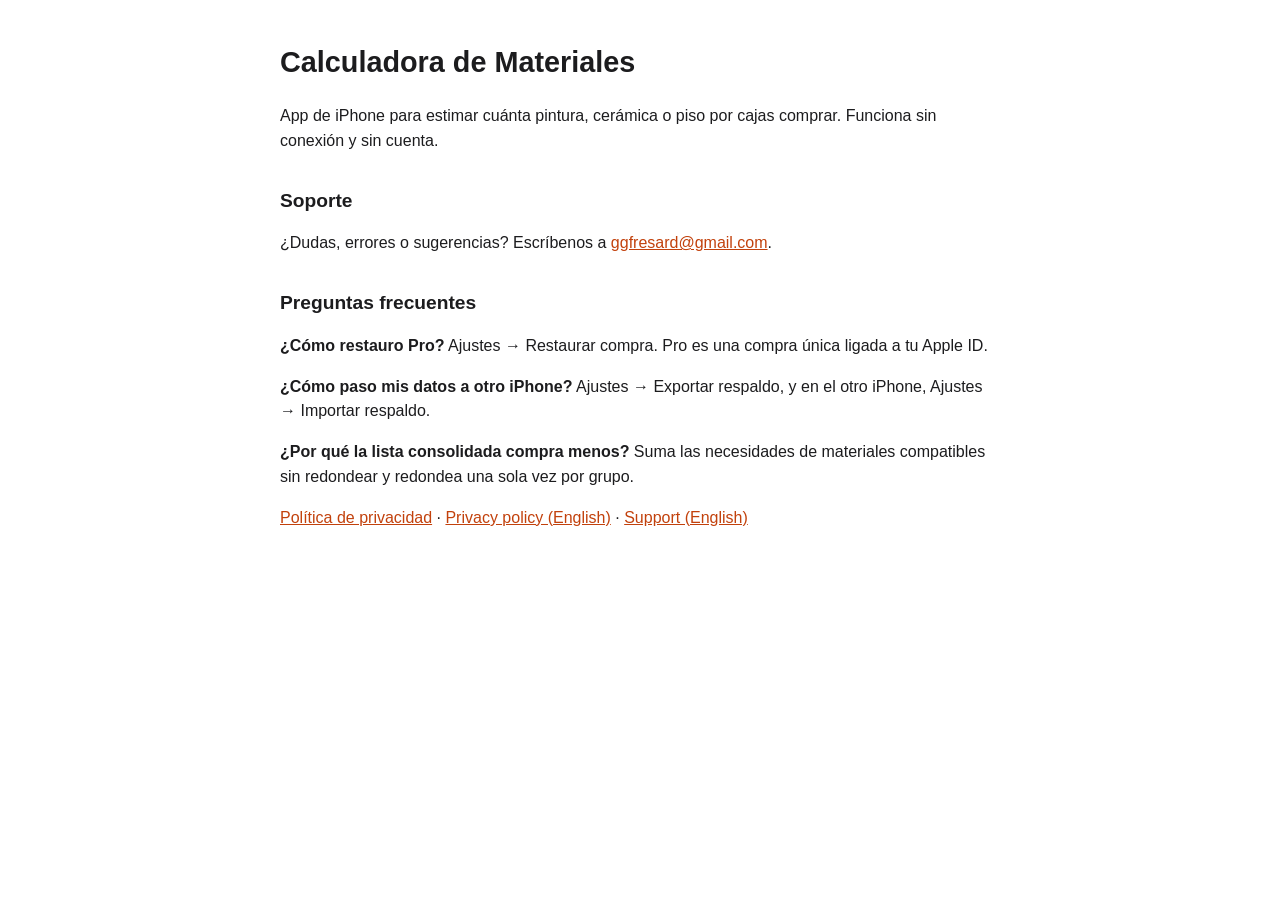
<file: index.html>
<!doctype html><html lang="es"><head><meta charset="utf-8"><meta name="viewport" content="width=device-width,initial-scale=1">
<title>Calculadora de Materiales — Soporte</title><link rel="stylesheet" href="style.css"></head><body>
<h1>Calculadora de Materiales</h1>
<p>App de iPhone para estimar cuánta pintura, cerámica o piso por cajas comprar. Funciona sin conexión y sin cuenta.</p>
<h2>Soporte</h2>
<p>¿Dudas, errores o sugerencias? Escríbenos a <a href="mailto:ggfresard@gmail.com">ggfresard@gmail.com</a>.</p>
<h2>Preguntas frecuentes</h2>
<p><b>¿Cómo restauro Pro?</b> Ajustes → Restaurar compra. Pro es una compra única ligada a tu Apple ID.</p>
<p><b>¿Cómo paso mis datos a otro iPhone?</b> Ajustes → Exportar respaldo, y en el otro iPhone, Ajustes → Importar respaldo.</p>
<p><b>¿Por qué la lista consolidada compra menos?</b> Suma las necesidades de materiales compatibles sin redondear y redondea una sola vez por grupo.</p>
<p><a href="privacidad.html">Política de privacidad</a> · <a href="privacy.html">Privacy policy (English)</a> · <a href="support-en.html">Support (English)</a></p>
</body></html>
</file>
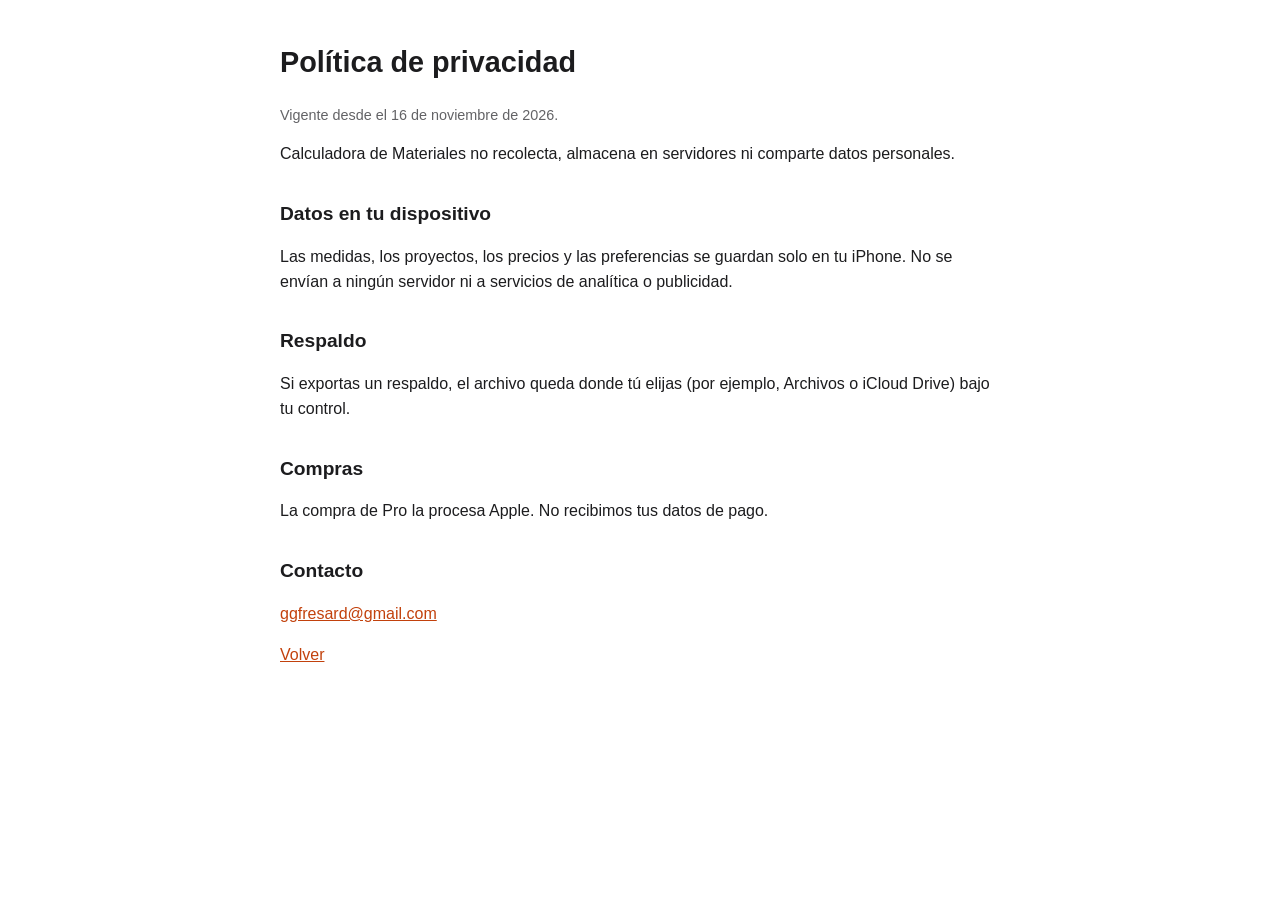
<file: privacidad.html>
<!doctype html><html lang="es"><head><meta charset="utf-8"><meta name="viewport" content="width=device-width,initial-scale=1">
<title>Política de privacidad — Calculadora de Materiales</title><link rel="stylesheet" href="style.css"></head><body>
<h1>Política de privacidad</h1>
<p class="muted">Vigente desde el 16 de noviembre de 2026.</p>
<p>Calculadora de Materiales no recolecta, almacena en servidores ni comparte datos personales.</p>
<h2>Datos en tu dispositivo</h2>
<p>Las medidas, los proyectos, los precios y las preferencias se guardan solo en tu iPhone. No se envían a ningún servidor ni a servicios de analítica o publicidad.</p>
<h2>Respaldo</h2>
<p>Si exportas un respaldo, el archivo queda donde tú elijas (por ejemplo, Archivos o iCloud Drive) bajo tu control.</p>
<h2>Compras</h2>
<p>La compra de Pro la procesa Apple. No recibimos tus datos de pago.</p>
<h2>Contacto</h2>
<p><a href="mailto:ggfresard@gmail.com">ggfresard@gmail.com</a></p>
<p><a href="index.html">Volver</a></p>
</body></html>
</file>
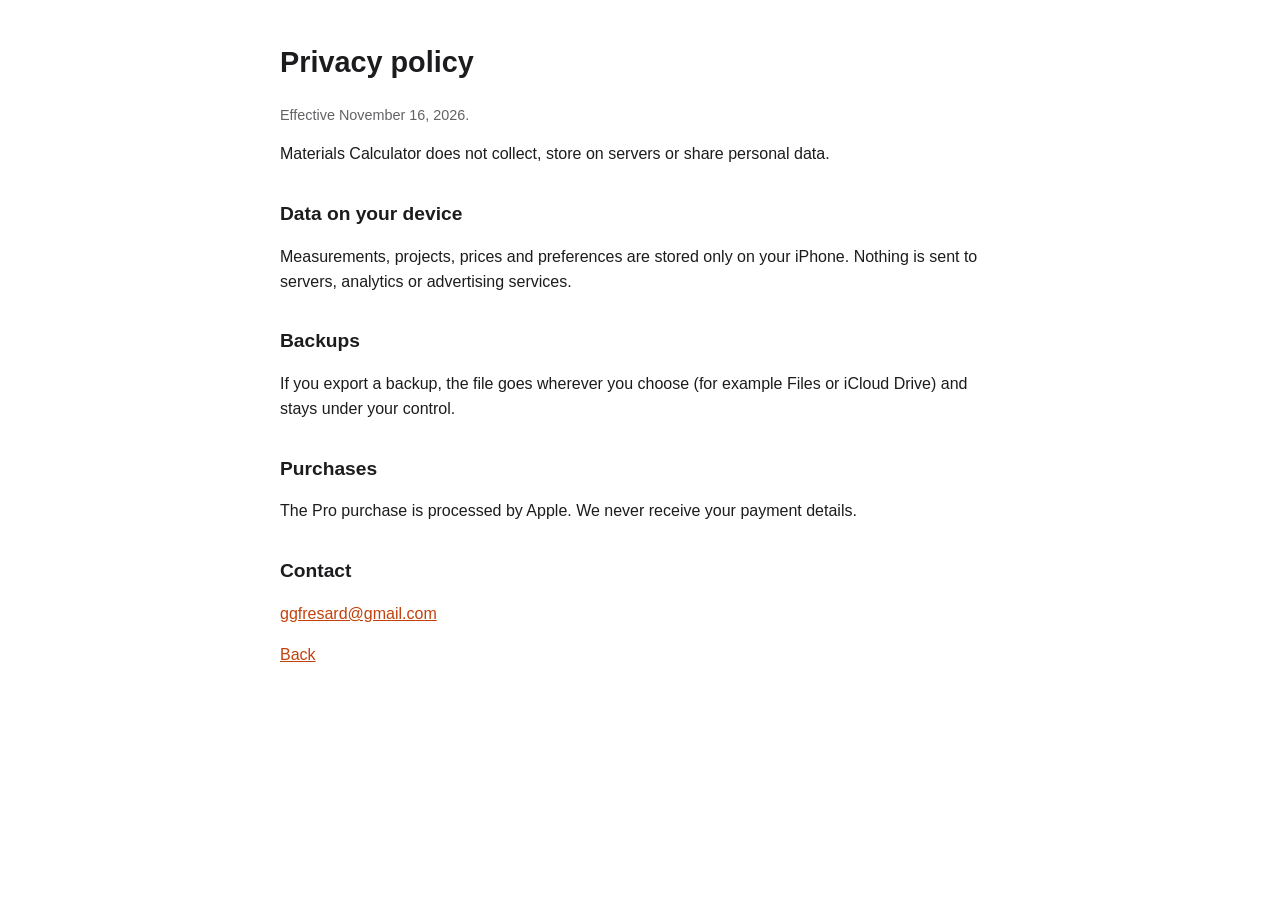
<file: privacy.html>
<!doctype html><html lang="en"><head><meta charset="utf-8"><meta name="viewport" content="width=device-width,initial-scale=1">
<title>Privacy policy — Materials Calculator</title><link rel="stylesheet" href="style.css"></head><body>
<h1>Privacy policy</h1>
<p class="muted">Effective November 16, 2026.</p>
<p>Materials Calculator does not collect, store on servers or share personal data.</p>
<h2>Data on your device</h2>
<p>Measurements, projects, prices and preferences are stored only on your iPhone. Nothing is sent to servers, analytics or advertising services.</p>
<h2>Backups</h2>
<p>If you export a backup, the file goes wherever you choose (for example Files or iCloud Drive) and stays under your control.</p>
<h2>Purchases</h2>
<p>The Pro purchase is processed by Apple. We never receive your payment details.</p>
<h2>Contact</h2>
<p><a href="mailto:ggfresard@gmail.com">ggfresard@gmail.com</a></p>
<p><a href="support-en.html">Back</a></p>
</body></html>
</file>
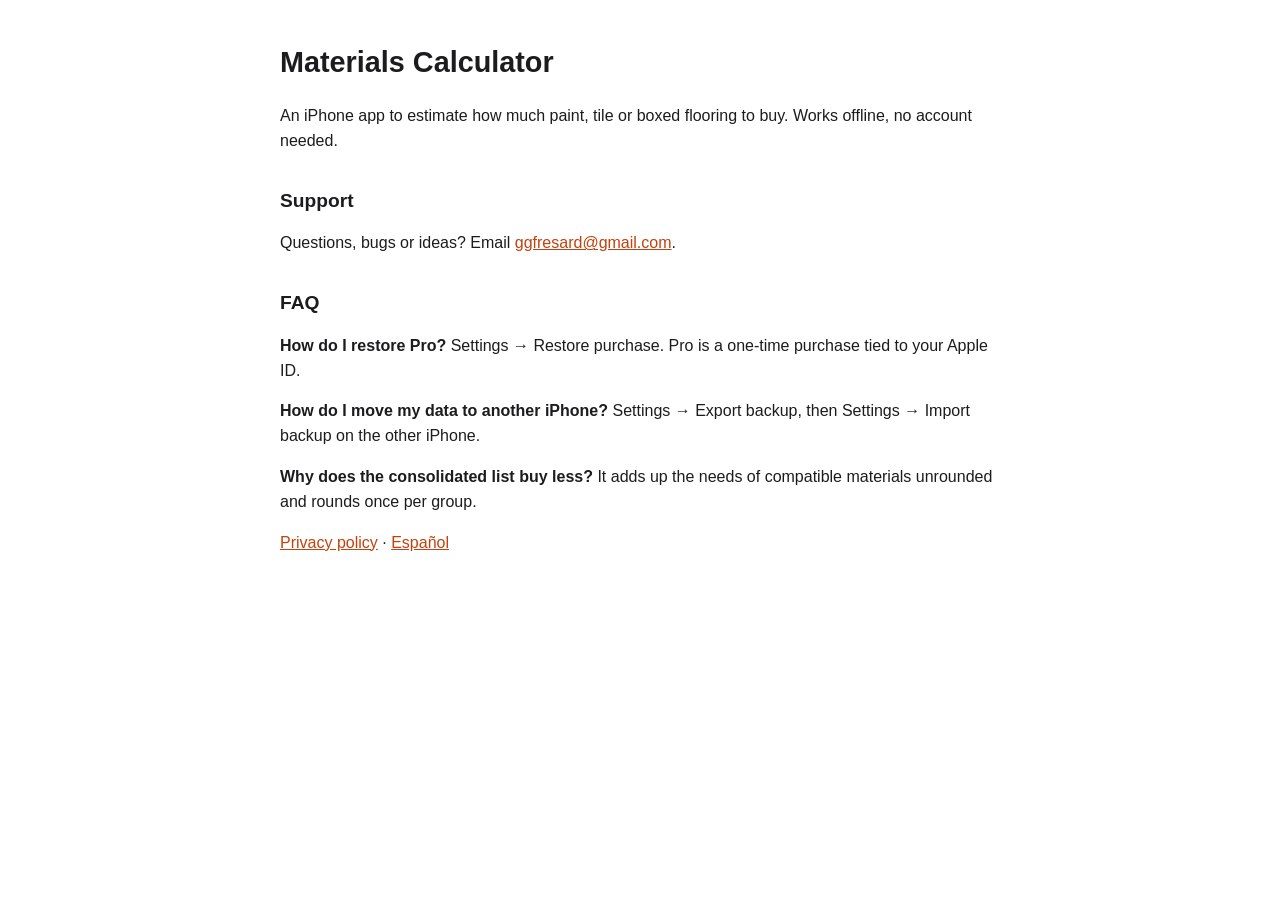
<file: support-en.html>
<!doctype html><html lang="en"><head><meta charset="utf-8"><meta name="viewport" content="width=device-width,initial-scale=1">
<title>Materials Calculator — Support</title><link rel="stylesheet" href="style.css"></head><body>
<h1>Materials Calculator</h1>
<p>An iPhone app to estimate how much paint, tile or boxed flooring to buy. Works offline, no account needed.</p>
<h2>Support</h2>
<p>Questions, bugs or ideas? Email <a href="mailto:ggfresard@gmail.com">ggfresard@gmail.com</a>.</p>
<h2>FAQ</h2>
<p><b>How do I restore Pro?</b> Settings → Restore purchase. Pro is a one-time purchase tied to your Apple ID.</p>
<p><b>How do I move my data to another iPhone?</b> Settings → Export backup, then Settings → Import backup on the other iPhone.</p>
<p><b>Why does the consolidated list buy less?</b> It adds up the needs of compatible materials unrounded and rounds once per group.</p>
<p><a href="privacy.html">Privacy policy</a> · <a href="index.html">Español</a></p>
</body></html>
</file>
<file: style.css>
body{font-family:-apple-system,BlinkMacSystemFont,"Segoe UI",sans-serif;max-width:720px;margin:40px auto;padding:0 20px;line-height:1.55;color:#1c1c1e}
h1{font-size:1.8rem}h2{font-size:1.2rem;margin-top:2rem}a{color:#C2410C}.muted{color:#636366;font-size:.9rem}
@media (prefers-color-scheme:dark){body{background:#000;color:#f2f2f7}a{color:#FB923C}.muted{color:#aeaeb2}}
</file>
